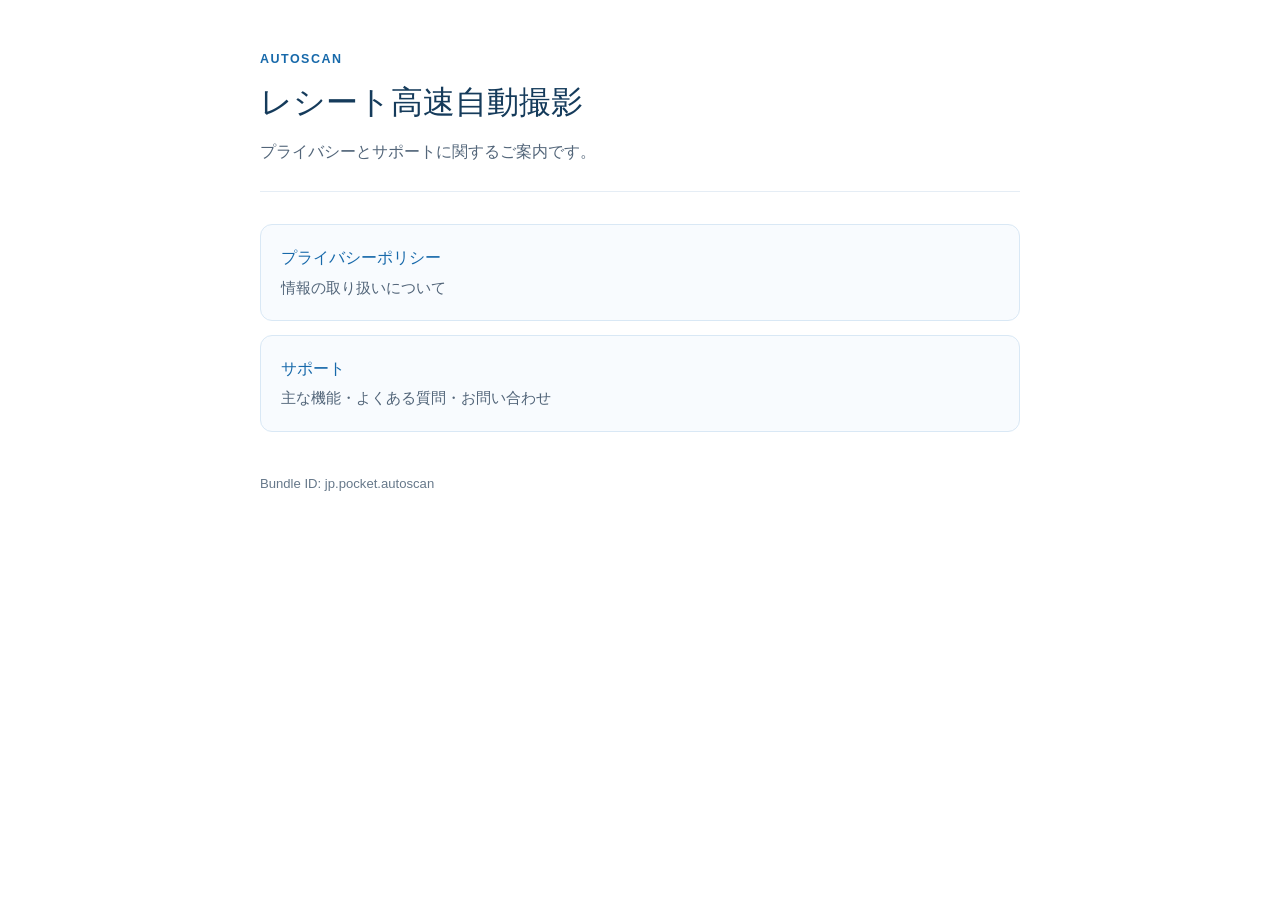
<file: index.html>
<!doctype html>
<html lang="ja">
<head>
  <meta charset="utf-8">
  <meta name="viewport" content="width=device-width, initial-scale=1">
  <meta name="description" content="レシート高速自動撮影のプライバシーポリシーとサポート情報です。">
  <title>レシート高速自動撮影</title>
  <link rel="stylesheet" href="assets/site.css">
</head>
<body>
  <main class="page">
    <header class="site-header">
      <p class="eyebrow">AUTOSCAN</p>
      <h1>レシート高速自動撮影</h1>
      <p class="lead">プライバシーとサポートに関するご案内です。</p>
    </header>
    <nav class="link-list" aria-label="ページ">
      <a class="link-card" href="privacy/">
        <span class="link-title">プライバシーポリシー</span>
        <span class="link-description">情報の取り扱いについて</span>
      </a>
      <a class="link-card" href="support/">
        <span class="link-title">サポート</span>
        <span class="link-description">主な機能・よくある質問・お問い合わせ</span>
      </a>
    </nav>
    <footer>Bundle ID: jp.pocket.autoscan</footer>
  </main>
</body>
</html>
</file>
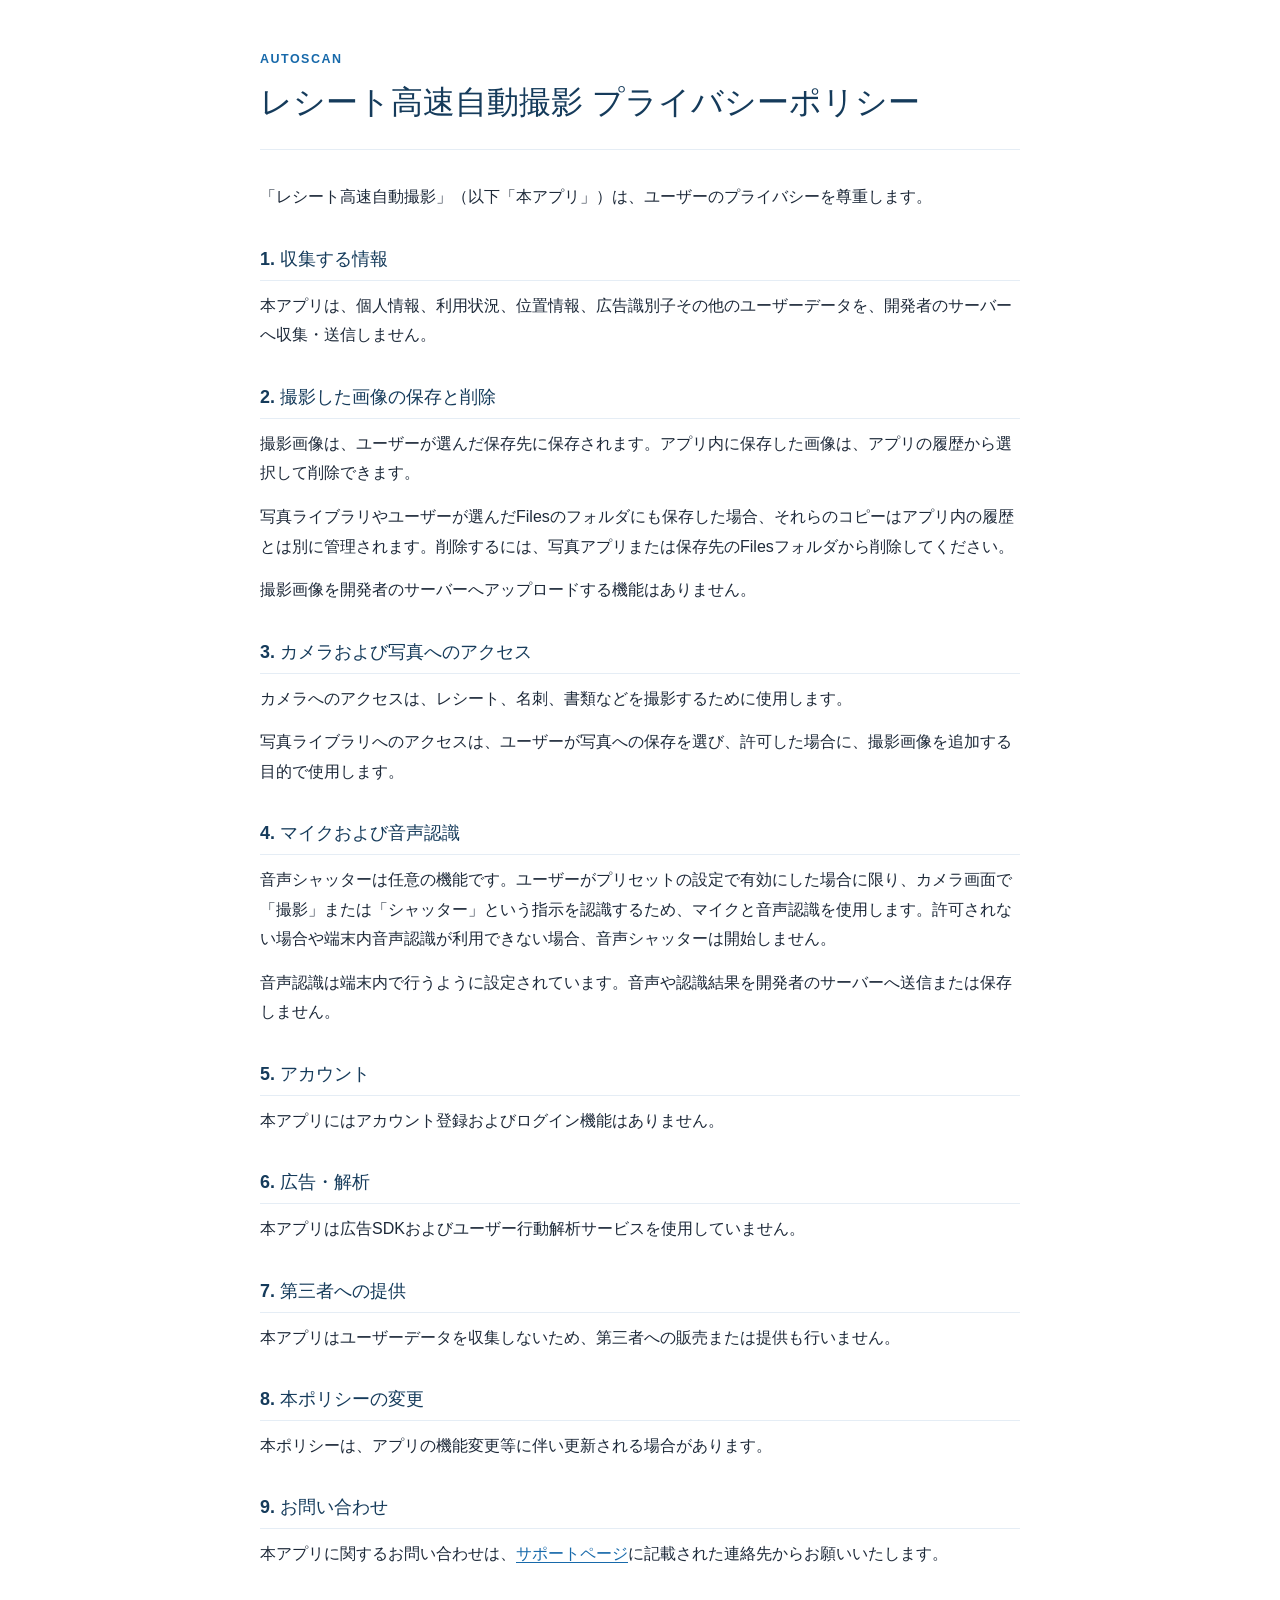
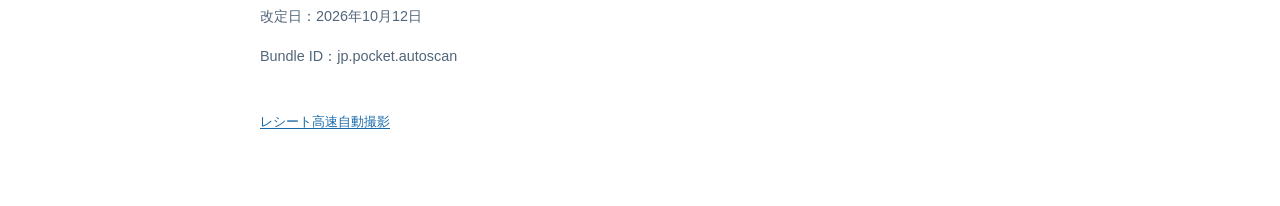
<file: privacy/index.html>
<!doctype html>
<html lang="ja">
<head>
  <meta charset="utf-8">
  <meta name="viewport" content="width=device-width, initial-scale=1">
  <meta name="description" content="レシート高速自動撮影のプライバシーポリシーです。">
  <title>レシート高速自動撮影 プライバシーポリシー</title>
  <link rel="stylesheet" href="../assets/site.css">
</head>
<body>
  <main class="page">
    <header class="site-header">
      <p class="eyebrow">AUTOSCAN</p>
      <h1>レシート高速自動撮影 プライバシーポリシー</h1>
    </header>

    <p>「レシート高速自動撮影」（以下「本アプリ」）は、ユーザーのプライバシーを尊重します。</p>

    <h2>1. 収集する情報</h2>
    <p>本アプリは、個人情報、利用状況、位置情報、広告識別子その他のユーザーデータを、開発者のサーバーへ収集・送信しません。</p>

    <h2>2. 撮影した画像の保存と削除</h2>
    <p>撮影画像は、ユーザーが選んだ保存先に保存されます。アプリ内に保存した画像は、アプリの履歴から選択して削除できます。</p>
    <p>写真ライブラリやユーザーが選んだFilesのフォルダにも保存した場合、それらのコピーはアプリ内の履歴とは別に管理されます。削除するには、写真アプリまたは保存先のFilesフォルダから削除してください。</p>
    <p>撮影画像を開発者のサーバーへアップロードする機能はありません。</p>

    <h2>3. カメラおよび写真へのアクセス</h2>
    <p>カメラへのアクセスは、レシート、名刺、書類などを撮影するために使用します。</p>
    <p>写真ライブラリへのアクセスは、ユーザーが写真への保存を選び、許可した場合に、撮影画像を追加する目的で使用します。</p>

    <h2>4. マイクおよび音声認識</h2>
    <p>音声シャッターは任意の機能です。ユーザーがプリセットの設定で有効にした場合に限り、カメラ画面で「撮影」または「シャッター」という指示を認識するため、マイクと音声認識を使用します。許可されない場合や端末内音声認識が利用できない場合、音声シャッターは開始しません。</p>
    <p>音声認識は端末内で行うように設定されています。音声や認識結果を開発者のサーバーへ送信または保存しません。</p>

    <h2>5. アカウント</h2>
    <p>本アプリにはアカウント登録およびログイン機能はありません。</p>

    <h2>6. 広告・解析</h2>
    <p>本アプリは広告SDKおよびユーザー行動解析サービスを使用していません。</p>

    <h2>7. 第三者への提供</h2>
    <p>本アプリはユーザーデータを収集しないため、第三者への販売または提供も行いません。</p>

    <h2>8. 本ポリシーの変更</h2>
    <p>本ポリシーは、アプリの機能変更等に伴い更新される場合があります。</p>

    <h2>9. お問い合わせ</h2>
    <p>本アプリに関するお問い合わせは、<a href="../support/">サポートページ</a>に記載された連絡先からお願いいたします。</p>

    <div class="meta">
      <p>改定日：2026年10月12日</p>
      <p>Bundle ID：jp.pocket.autoscan</p>
    </div>
    <footer><a href="../">レシート高速自動撮影</a></footer>
  </main>
</body>
</html>
</file>
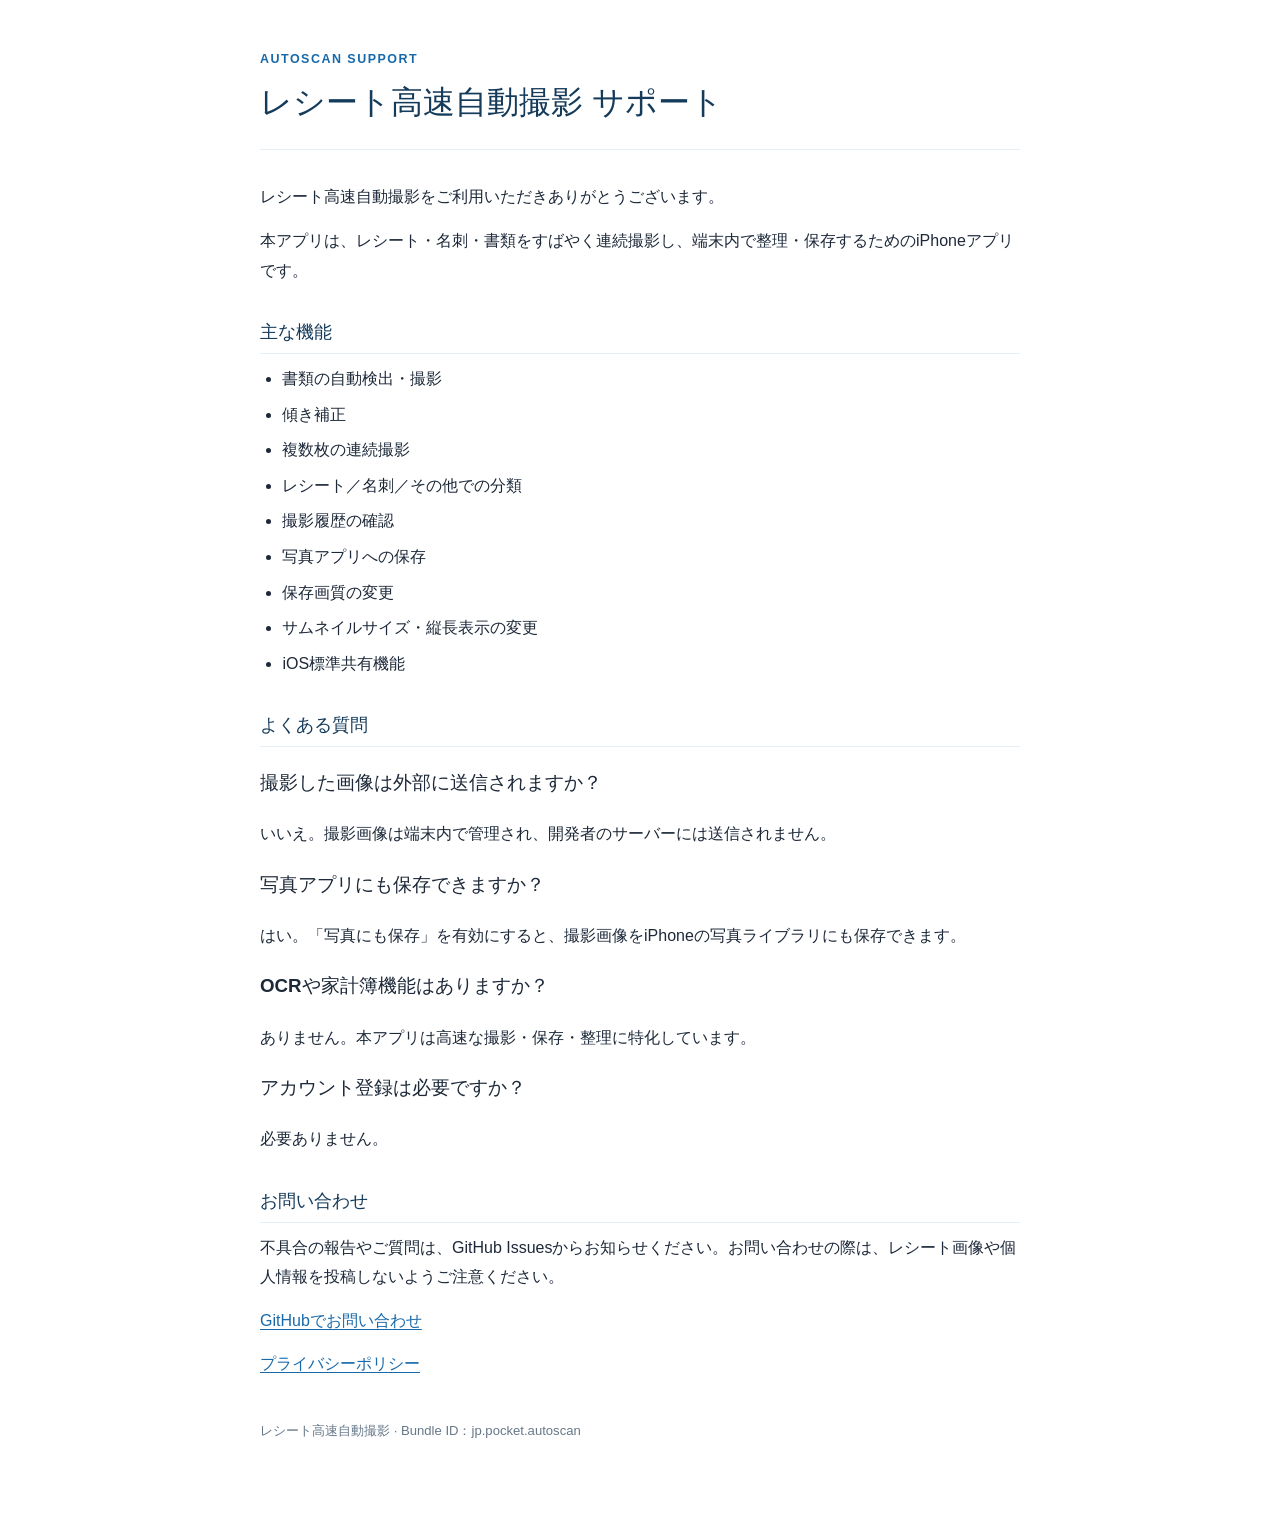
<file: support/index.html>
<!doctype html>
<html lang="ja">
<head>
  <meta charset="utf-8">
  <meta name="viewport" content="width=device-width, initial-scale=1">
  <meta name="description" content="レシート高速自動撮影のサポート情報とお問い合わせ先です。">
  <title>レシート高速自動撮影 サポート</title>
  <link rel="stylesheet" href="../assets/site.css">
</head>
<body>
  <main class="page">
    <header class="site-header">
      <p class="eyebrow">AUTOSCAN SUPPORT</p>
      <h1>レシート高速自動撮影 サポート</h1>
    </header>

    <p>レシート高速自動撮影をご利用いただきありがとうございます。</p>
    <p>本アプリは、レシート・名刺・書類をすばやく連続撮影し、端末内で整理・保存するためのiPhoneアプリです。</p>

    <h2>主な機能</h2>
    <ul>
      <li>書類の自動検出・撮影</li>
      <li>傾き補正</li>
      <li>複数枚の連続撮影</li>
      <li>レシート／名刺／その他での分類</li>
      <li>撮影履歴の確認</li>
      <li>写真アプリへの保存</li>
      <li>保存画質の変更</li>
      <li>サムネイルサイズ・縦長表示の変更</li>
      <li>iOS標準共有機能</li>
    </ul>

    <h2>よくある質問</h2>
    <h3>撮影した画像は外部に送信されますか？</h3>
    <p>いいえ。撮影画像は端末内で管理され、開発者のサーバーには送信されません。</p>

    <h3>写真アプリにも保存できますか？</h3>
    <p>はい。「写真にも保存」を有効にすると、撮影画像をiPhoneの写真ライブラリにも保存できます。</p>

    <h3>OCRや家計簿機能はありますか？</h3>
    <p>ありません。本アプリは高速な撮影・保存・整理に特化しています。</p>

    <h3>アカウント登録は必要ですか？</h3>
    <p>必要ありません。</p>

    <h2>お問い合わせ</h2>
    <p>不具合の報告やご質問は、GitHub Issuesからお知らせください。お問い合わせの際は、レシート画像や個人情報を投稿しないようご注意ください。</p>
    <p><a href="https://github.com/poly-5/autoscan/issues">GitHubでお問い合わせ</a></p>
    <p><a href="../privacy/">プライバシーポリシー</a></p>

    <footer>レシート高速自動撮影 · Bundle ID：jp.pocket.autoscan</footer>
  </main>
</body>
</html>
</file>
<file: assets/site.css>
:root {
  color-scheme: light;
  font-family: -apple-system, BlinkMacSystemFont, "Hiragino Sans", "Yu Gothic", Meiryo, sans-serif;
  color: #1d2939;
  background: #fff;
  font-synthesis: none;
  text-rendering: optimizeLegibility;
}

* { box-sizing: border-box; }

body {
  margin: 0;
  font-size: 16px;
  line-height: 1.85;
}

.page {
  width: min(100% - 40px, 760px);
  margin: 0 auto;
  padding: 48px 0 72px;
}

.site-header {
  margin-bottom: 32px;
  padding-bottom: 24px;
  border-bottom: 1px solid #e5edf5;
}

.eyebrow {
  margin: 0 0 8px;
  color: #1769aa;
  font-size: .78rem;
  font-weight: 700;
  letter-spacing: .12em;
}

h1 {
  margin: 0;
  color: #153b5b;
  font-size: clamp(1.55rem, 6vw, 2rem);
  line-height: 1.45;
}

.lead { margin: 12px 0 0; color: #526579; }

h2 {
  margin: 34px 0 10px;
  padding-bottom: 6px;
  border-bottom: 1px solid #e5edf5;
  color: #153b5b;
  font-size: 1.12rem;
  line-height: 1.55;
}

p { margin: 0 0 14px; }

ul { margin: 0 0 18px; padding-left: 1.4em; }
li { margin: 0 0 6px; }

a { color: #1769aa; text-underline-offset: .18em; }
a:focus-visible { outline: 3px solid #8bc4f0; outline-offset: 3px; }

.link-list { display: grid; gap: 14px; }

.link-card {
  display: grid;
  gap: 2px;
  padding: 18px 20px;
  border: 1px solid #d9e8f5;
  border-radius: 12px;
  background: #f8fbfe;
  text-decoration: none;
}

.link-title { color: #1769aa; font-weight: 700; }
.link-description { color: #526579; font-size: .92rem; }
.link-card:hover { border-color: #8bbce2; background: #f2f8fd; }

.meta { margin-top: 34px; color: #526579; font-size: .9rem; }

footer {
  margin-top: 40px;
  color: #66788a;
  font-size: .82rem;
}

@media (max-width: 480px) {
  .page { width: min(100% - 32px, 760px); padding-top: 32px; }
}
</file>
